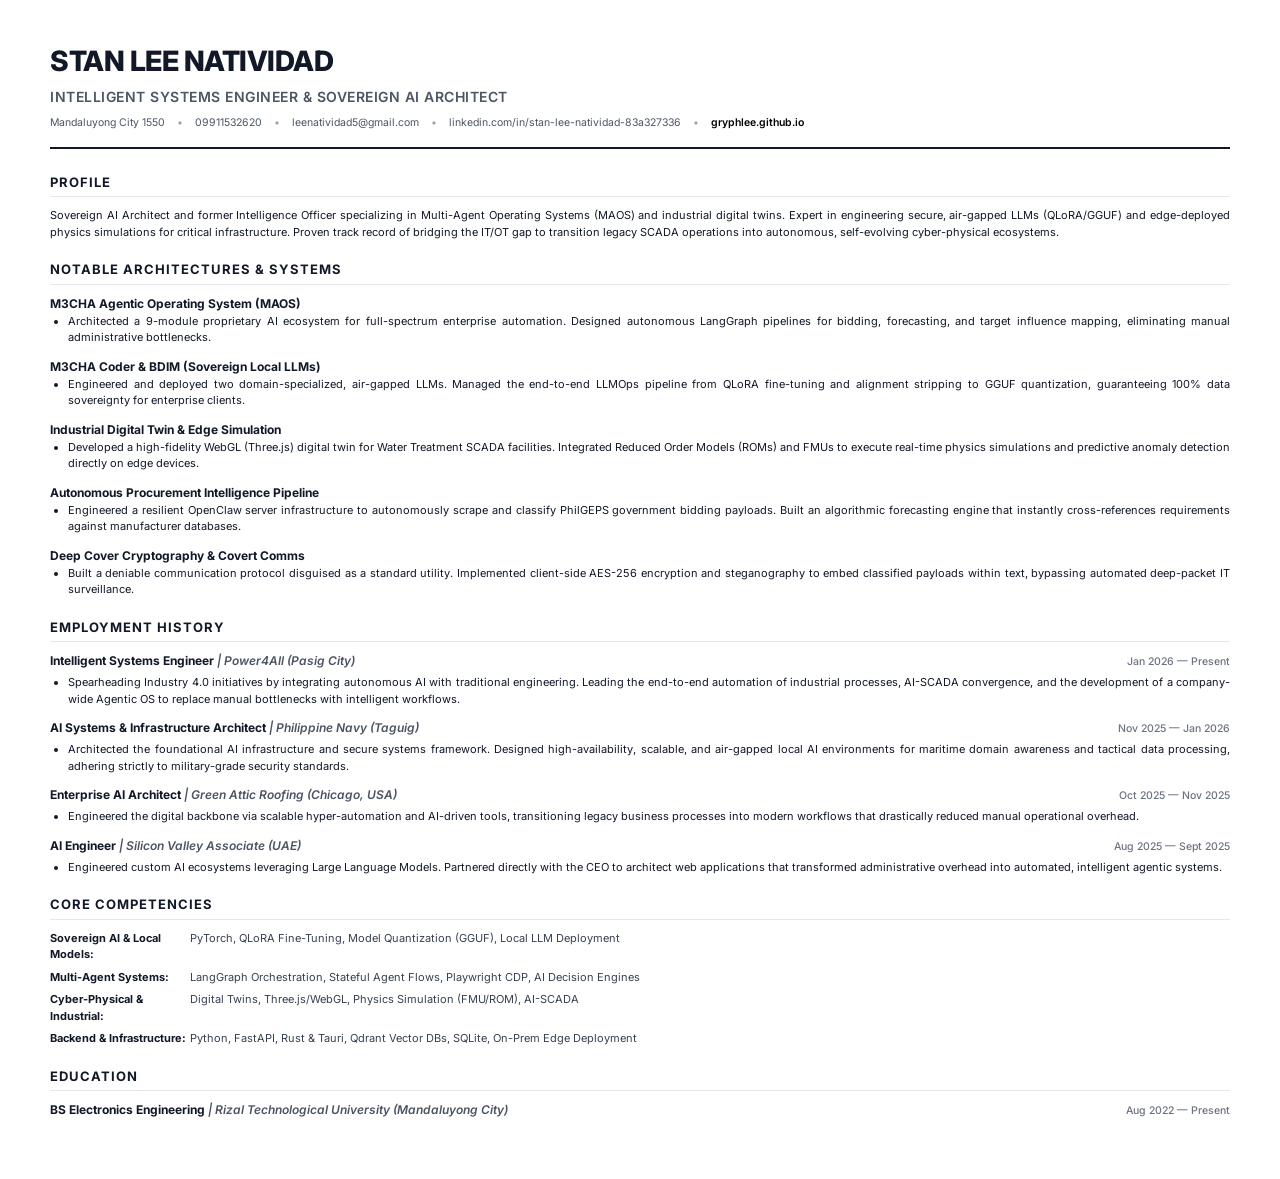
<file: resume_template.html>
<!DOCTYPE html>
<html lang="en">
<head>
    <meta charset="UTF-8">
    <title>Stan Lee Natividad - Resume</title>
    <style>
        @import url('https://fonts.googleapis.com/css2?family=Inter:wght@400;500;600;700;800&display=swap');
        
        * {
            box-sizing: border-box;
            margin: 0;
            padding: 0;
        }
        
        body {
            font-family: 'Inter', -apple-system, BlinkMacSystemFont, sans-serif;
            color: #111827;
            background: #ffffff;
            line-height: 1.5;
            font-size: 11px;
            padding: 40px 50px;
        }

        header {
            margin-bottom: 24px;
            border-bottom: 2px solid #111827;
            padding-bottom: 16px;
        }

        h1 {
            font-size: 28px;
            font-weight: 800;
            letter-spacing: -0.5px;
            margin-bottom: 4px;
            text-transform: uppercase;
        }

        .subtitle {
            font-size: 14px;
            font-weight: 600;
            color: #4B5563;
            margin-bottom: 8px;
            text-transform: uppercase;
            letter-spacing: 0.5px;
        }

        .contact-info {
            display: flex;
            gap: 12px;
            font-size: 10.5px;
            color: #4B5563;
            flex-wrap: wrap;
        }

        .contact-info span {
            display: flex;
            align-items: center;
        }

        .contact-info span:not(:last-child)::after {
            content: "•";
            margin-left: 12px;
            color: #9CA3AF;
        }

        section {
            margin-bottom: 20px;
        }

        h2 {
            font-size: 13px;
            font-weight: 700;
            text-transform: uppercase;
            letter-spacing: 1px;
            color: #111827;
            margin-bottom: 10px;
            border-bottom: 1px solid #E5E7EB;
            padding-bottom: 4px;
        }

        .profile-text {
            font-size: 11px;
            text-align: justify;
        }

        .item {
            margin-bottom: 12px;
        }

        .item-header {
            display: flex;
            justify-content: space-between;
            align-items: baseline;
            margin-bottom: 4px;
        }

        .item-title {
            font-weight: 700;
            font-size: 12px;
        }

        .item-subtitle {
            font-weight: 600;
            color: #4B5563;
            font-style: italic;
        }

        .item-date {
            font-weight: 500;
            color: #6B7280;
            font-size: 10.5px;
        }

        ul {
            list-style-type: disc;
            padding-left: 18px;
        }

        li {
            margin-bottom: 4px;
            text-align: justify;
        }

        .skills-grid {
            display: grid;
            grid-template-columns: 140px 1fr;
            row-gap: 6px;
            align-items: baseline;
        }

        .skill-category {
            font-weight: 700;
            color: #111827;
        }

        .skill-list {
            color: #374151;
        }
        
        .highlight {
            font-weight: 600;
            color: #000;
        }
    </style>
</head>
<body>

    <header>
        <h1>STAN LEE NATIVIDAD</h1>
        <div class="subtitle">Intelligent Systems Engineer & Sovereign AI Architect</div>
        <div class="contact-info">
            <span>Mandaluyong City 1550</span>
            <span>09911532620</span>
            <span>leenatividad5@gmail.com</span>
            <span>linkedin.com/in/stan-lee-natividad-83a327336</span>
            <span class="highlight">gryphlee.github.io</span>
        </div>
    </header>

    <section>
        <h2>Profile</h2>
        <p class="profile-text">Sovereign AI Architect and former Intelligence Officer specializing in Multi-Agent Operating Systems (MAOS) and industrial digital twins. Expert in engineering secure, air-gapped LLMs (QLoRA/GGUF) and edge-deployed physics simulations for critical infrastructure. Proven track record of bridging the IT/OT gap to transition legacy SCADA operations into autonomous, self-evolving cyber-physical ecosystems.</p>
    </section>

    <section>
        <h2>Notable Architectures & Systems</h2>
        
        <div class="item">
            <div class="item-title">M3CHA Agentic Operating System (MAOS)</div>
            <ul>
                <li>Architected a 9-module proprietary AI ecosystem for full-spectrum enterprise automation. Designed autonomous LangGraph pipelines for bidding, forecasting, and target influence mapping, eliminating manual administrative bottlenecks.</li>
            </ul>
        </div>

        <div class="item">
            <div class="item-title">M3CHA Coder & BDIM (Sovereign Local LLMs)</div>
            <ul>
                <li>Engineered and deployed two domain-specialized, air-gapped LLMs. Managed the end-to-end LLMOps pipeline from QLoRA fine-tuning and alignment stripping to GGUF quantization, guaranteeing 100% data sovereignty for enterprise clients.</li>
            </ul>
        </div>

        <div class="item">
            <div class="item-title">Industrial Digital Twin & Edge Simulation</div>
            <ul>
                <li>Developed a high-fidelity WebGL (Three.js) digital twin for Water Treatment SCADA facilities. Integrated Reduced Order Models (ROMs) and FMUs to execute real-time physics simulations and predictive anomaly detection directly on edge devices.</li>
            </ul>
        </div>

        <div class="item">
            <div class="item-title">Autonomous Procurement Intelligence Pipeline</div>
            <ul>
                <li>Engineered a resilient OpenClaw server infrastructure to autonomously scrape and classify PhilGEPS government bidding payloads. Built an algorithmic forecasting engine that instantly cross-references requirements against manufacturer databases.</li>
            </ul>
        </div>

        <div class="item">
            <div class="item-title">Deep Cover Cryptography & Covert Comms</div>
            <ul>
                <li>Built a deniable communication protocol disguised as a standard utility. Implemented client-side AES-256 encryption and steganography to embed classified payloads within text, bypassing automated deep-packet IT surveillance.</li>
            </ul>
        </div>
    </section>

    <section>
        <h2>Employment History</h2>
        
        <div class="item">
            <div class="item-header">
                <div class="item-title">Intelligent Systems Engineer <span class="item-subtitle">| Power4All (Pasig City)</span></div>
                <div class="item-date">Jan 2026 — Present</div>
            </div>
            <ul>
                <li>Spearheading Industry 4.0 initiatives by integrating autonomous AI with traditional engineering. Leading the end-to-end automation of industrial processes, AI-SCADA convergence, and the development of a company-wide Agentic OS to replace manual bottlenecks with intelligent workflows.</li>
            </ul>
        </div>

        <div class="item">
            <div class="item-header">
                <div class="item-title">AI Systems & Infrastructure Architect <span class="item-subtitle">| Philippine Navy (Taguig)</span></div>
                <div class="item-date">Nov 2025 — Jan 2026</div>
            </div>
            <ul>
                <li>Architected the foundational AI infrastructure and secure systems framework. Designed high-availability, scalable, and air-gapped local AI environments for maritime domain awareness and tactical data processing, adhering strictly to military-grade security standards.</li>
            </ul>
        </div>

        <div class="item">
            <div class="item-header">
                <div class="item-title">Enterprise AI Architect <span class="item-subtitle">| Green Attic Roofing (Chicago, USA)</span></div>
                <div class="item-date">Oct 2025 — Nov 2025</div>
            </div>
            <ul>
                <li>Engineered the digital backbone via scalable hyper-automation and AI-driven tools, transitioning legacy business processes into modern workflows that drastically reduced manual operational overhead.</li>
            </ul>
        </div>

        <div class="item">
            <div class="item-header">
                <div class="item-title">AI Engineer <span class="item-subtitle">| Silicon Valley Associate (UAE)</span></div>
                <div class="item-date">Aug 2025 — Sept 2025</div>
            </div>
            <ul>
                <li>Engineered custom AI ecosystems leveraging Large Language Models. Partnered directly with the CEO to architect web applications that transformed administrative overhead into automated, intelligent agentic systems.</li>
            </ul>
        </div>
    </section>

    <section>
        <h2>Core Competencies</h2>
        <div class="skills-grid">
            <div class="skill-category">Sovereign AI & Local Models:</div>
            <div class="skill-list">PyTorch, QLoRA Fine-Tuning, Model Quantization (GGUF), Local LLM Deployment</div>
            
            <div class="skill-category">Multi-Agent Systems:</div>
            <div class="skill-list">LangGraph Orchestration, Stateful Agent Flows, Playwright CDP, AI Decision Engines</div>
            
            <div class="skill-category">Cyber-Physical & Industrial:</div>
            <div class="skill-list">Digital Twins, Three.js/WebGL, Physics Simulation (FMU/ROM), AI-SCADA</div>
            
            <div class="skill-category">Backend & Infrastructure:</div>
            <div class="skill-list">Python, FastAPI, Rust & Tauri, Qdrant Vector DBs, SQLite, On-Prem Edge Deployment</div>
        </div>
    </section>

    <section>
        <h2>Education</h2>
        <div class="item-header">
            <div class="item-title">BS Electronics Engineering <span class="item-subtitle">| Rizal Technological University (Mandaluyong City)</span></div>
            <div class="item-date">Aug 2022 — Present</div>
        </div>
    </section>

</body>
</html>
</file>
